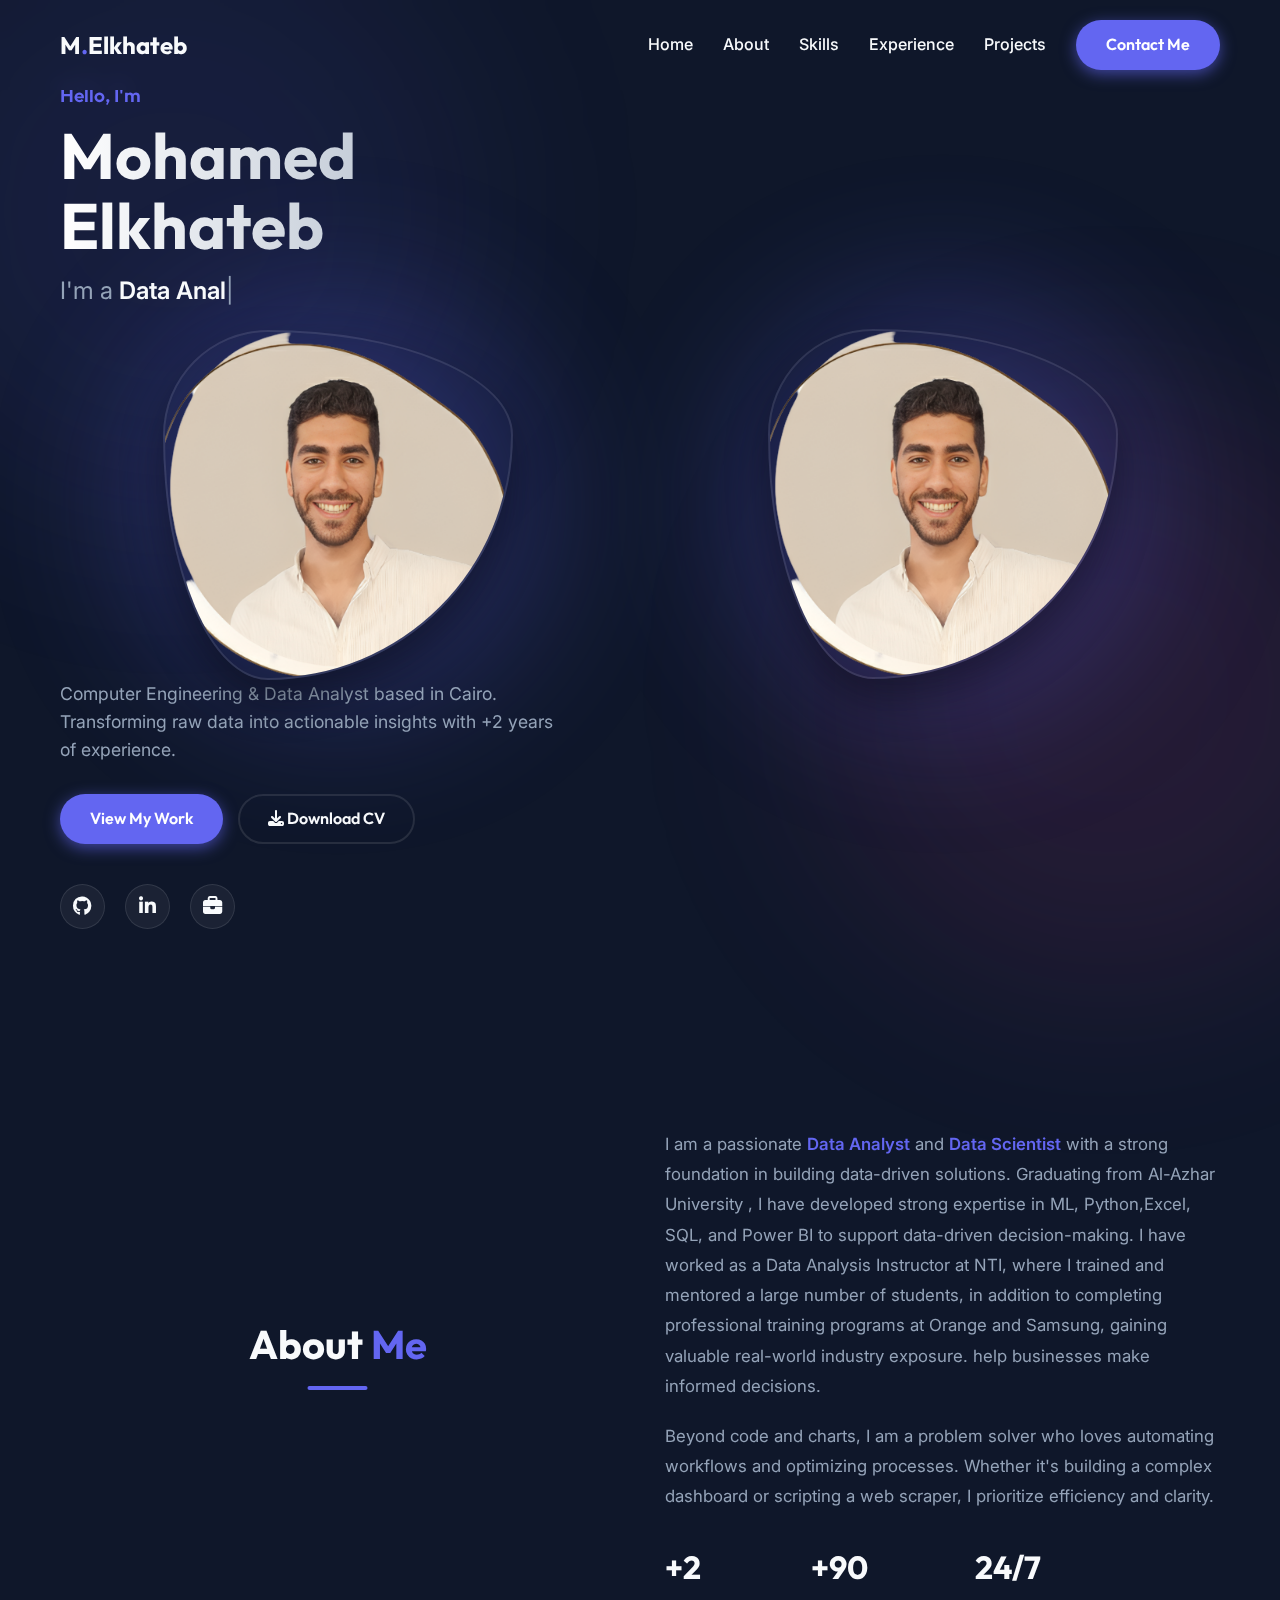
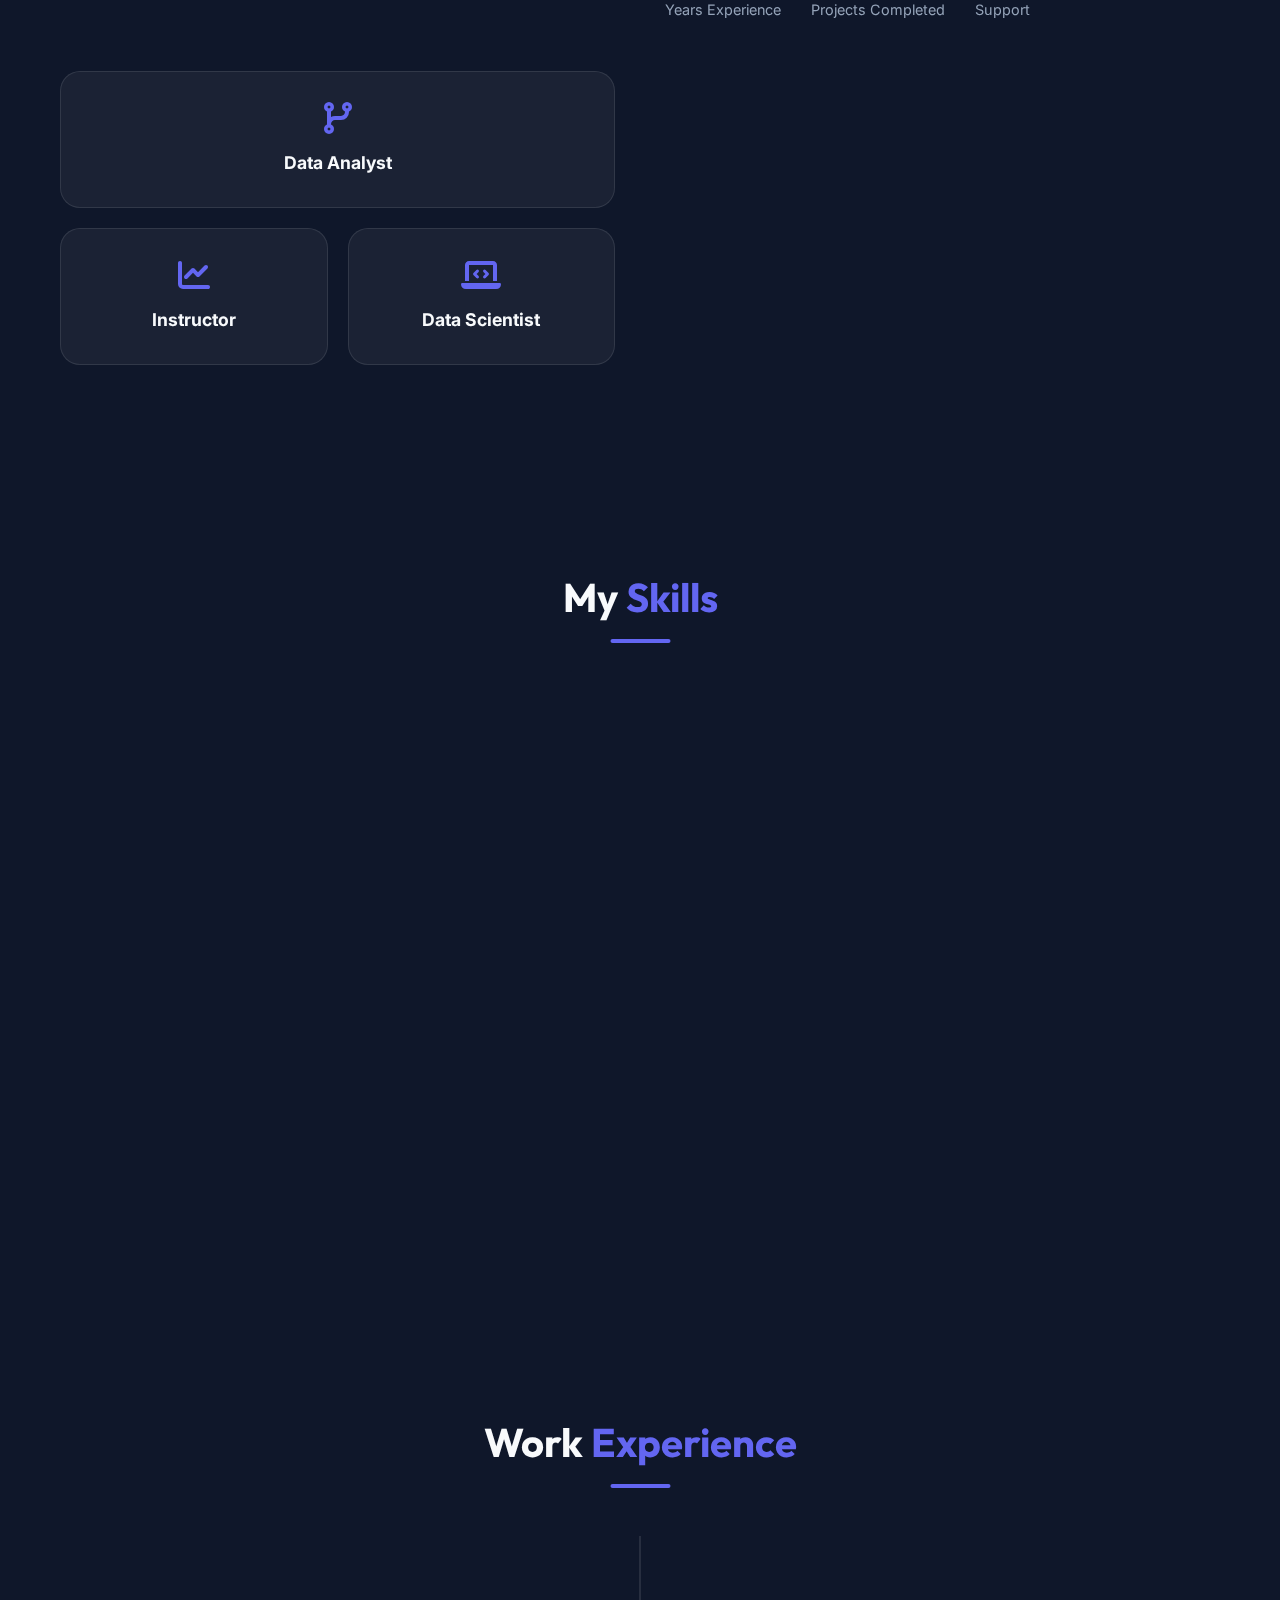
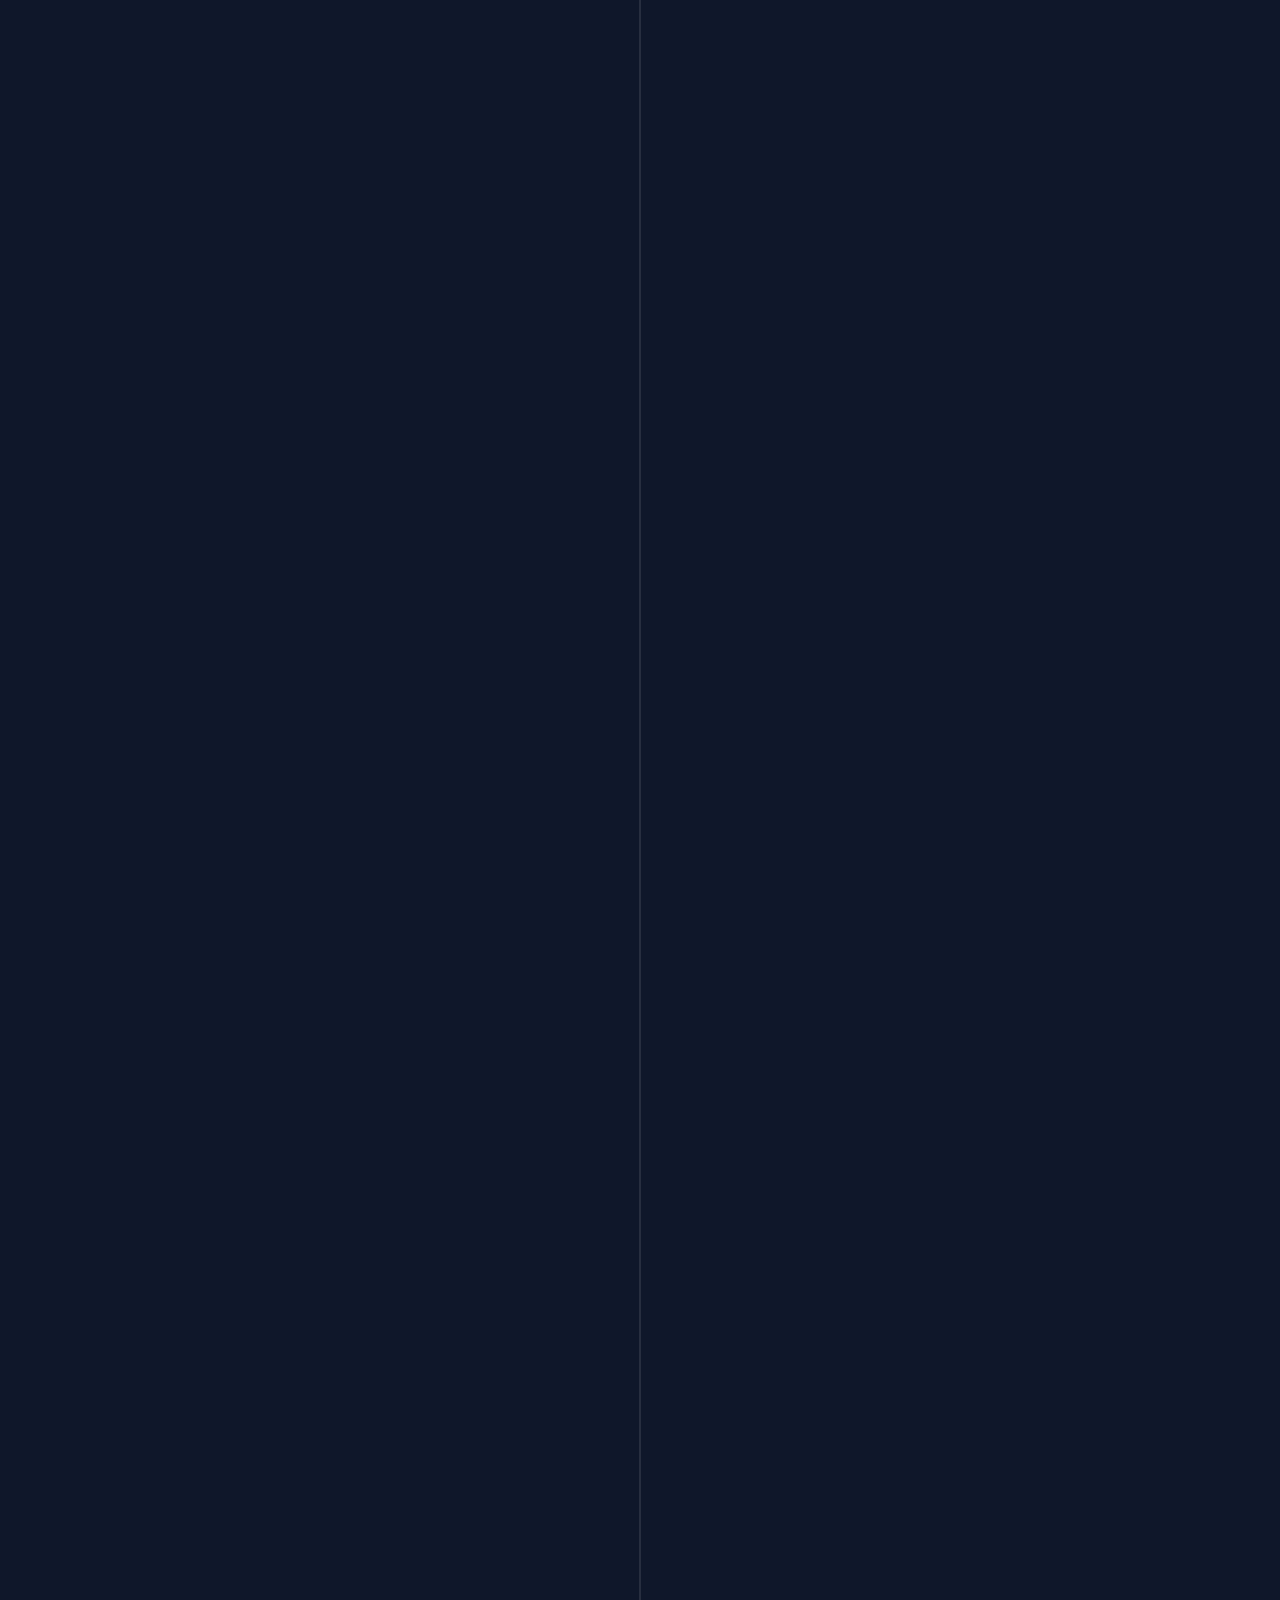
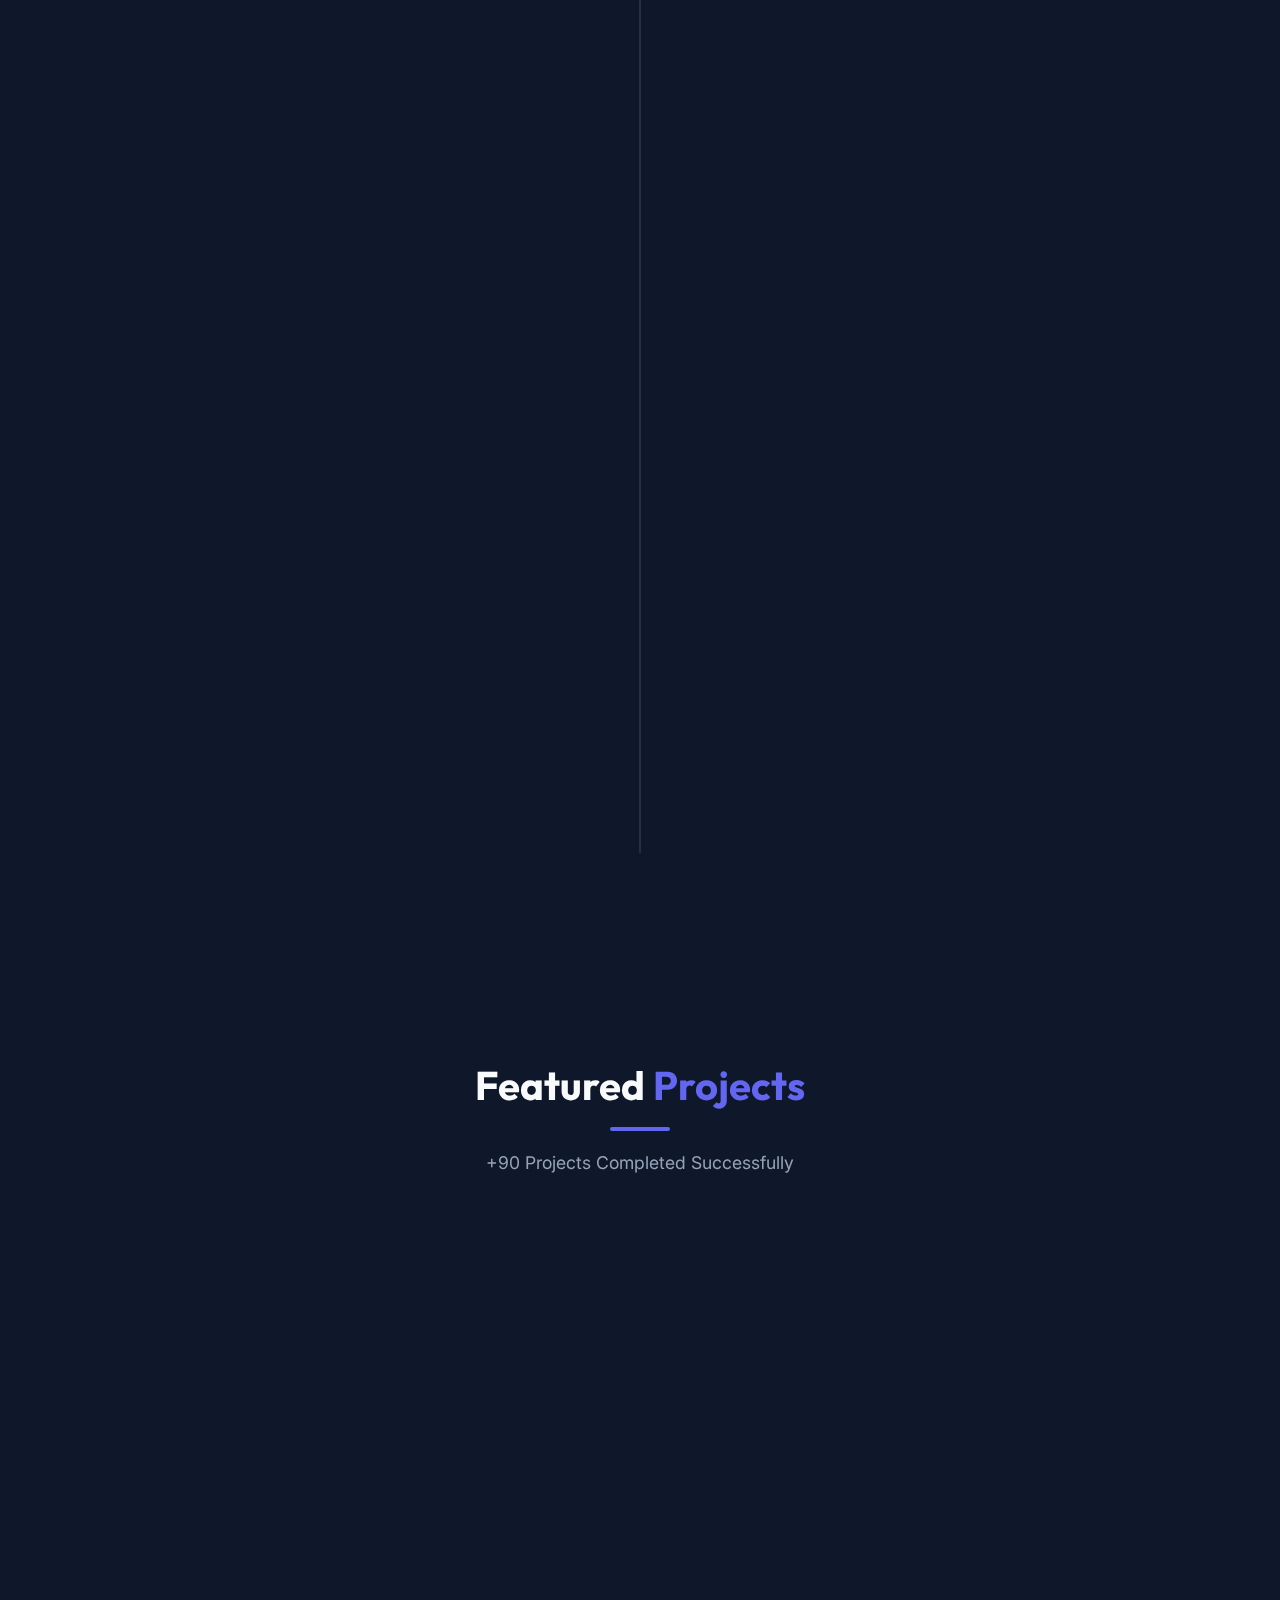
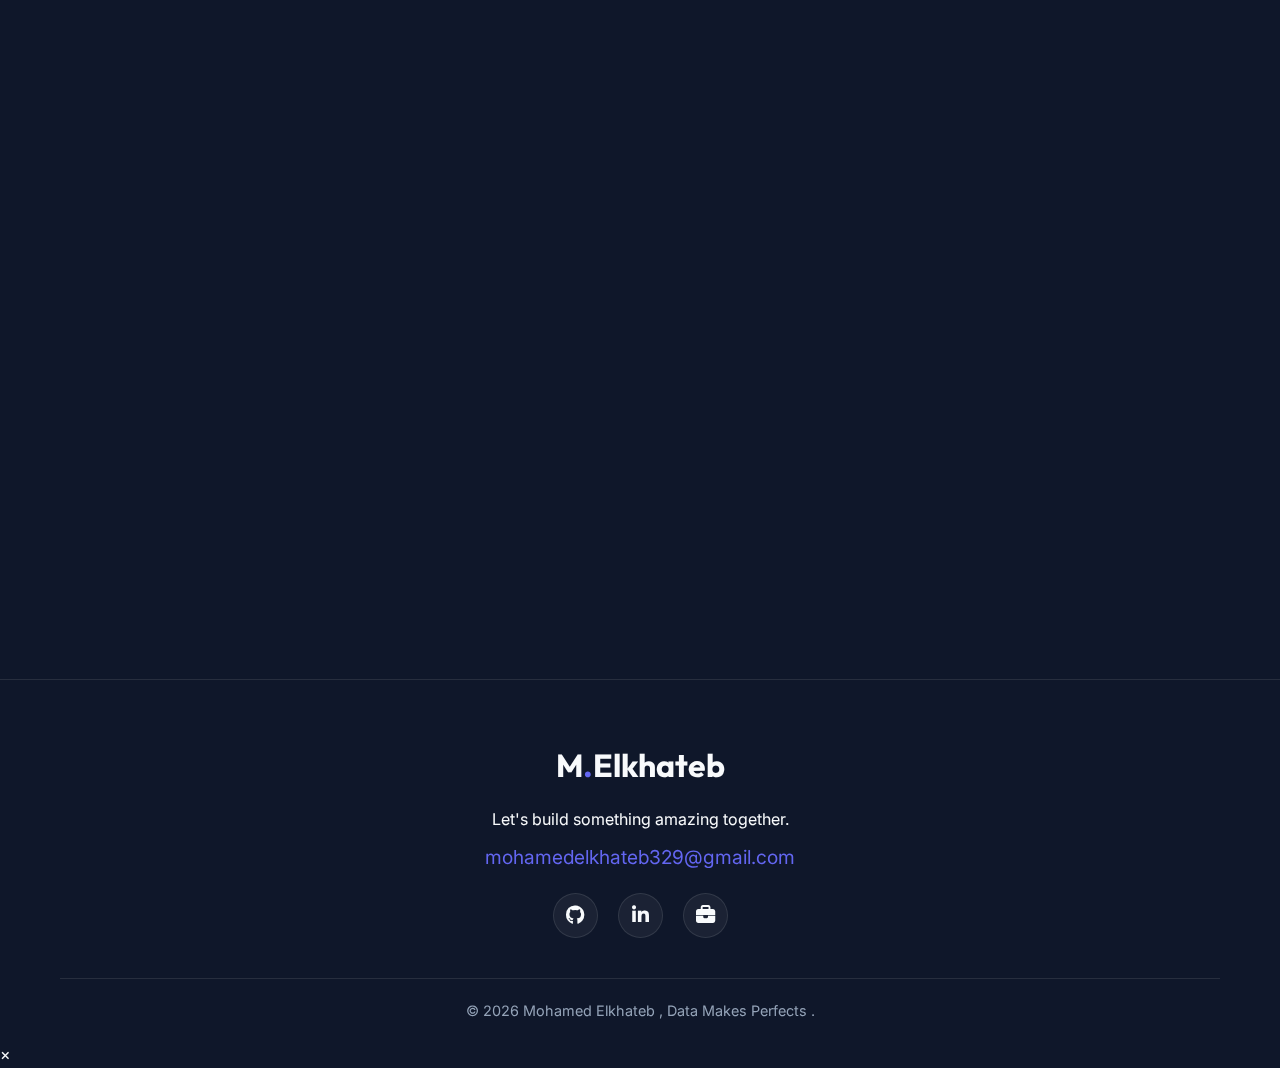
<file: index.html>
<!DOCTYPE html>
<html lang="en">

<head>
    <meta charset="UTF-8">
    <meta name="viewport" content="width=device-width, initial-scale=1.0">
    <title>Mohamed Elkhateb | Data Analyst & Engineer</title>

    <!-- Google Fonts -->
    <link rel="preconnect" href="https://fonts.googleapis.com">
    <link rel="preconnect" href="https://fonts.gstatic.com" crossorigin>
    <link
        href="https://fonts.googleapis.com/css2?family=Outfit:wght@300;400;600;700;900&family=Inter:wght@300;400;500;600&display=swap"
        rel="stylesheet">

    <!-- Font Awesome -->
    <link rel="stylesheet" href="https://cdnjs.cloudflare.com/ajax/libs/font-awesome/6.4.0/css/all.min.css">

    <link rel="stylesheet" href="style.css">
</head>

<body>

    <!-- Background Elements -->
    <div class="bg-gradient-1"></div>
    <div class="bg-gradient-2"></div>

    <!-- Navigation -->
    <nav class="navbar">
        <div class="container nav-container">
            <a href="#" class="logo">M<span>.</span>Elkhateb</a>

            <ul class="nav-links">
                <li><a href="#home">Home</a></li>
                <li><a href="#about">About</a></li>
                <li><a href="#skills">Skills</a></li>
                <li><a href="#experience">Experience</a></li>
                <li><a href="#portfolio">Projects</a></li>
                <li><a href="#contact" class="btn-primary">Contact Me</a></li>
            </ul>

            <div class="hamburger">
                <span></span>
                <span></span>
                <span></span>
            </div>
        </div>
    </nav>

    <!-- Hero Section -->
    <section id="home" class="hero">
        <div class="container hero-container">
            <div class="hero-content">
                <span class="greeting">Hello, I'm</span>
                <h1 class="hero-title">Mohamed Elkhateb</h1>
                <h2 class="hero-subtitle">I'm a <span class="typed-text"></span><span class="cursor">|</span></h2>

                <div class="hero-image-wrapper mobile-only">
                    <div class="hero-blob"></div>
                    <img src="assets/images/mohamed.jpg" alt="Mohamed Elkhateb" class="hero-img">
                </div>
                <p class="hero-description">
                    Computer Engineering & Data Analyst based in Cairo.
                    Transforming raw data into actionable insights with +2 years of experience.
                </p>
                <div class="hero-buttons">
                    <a href="#portfolio" class="btn-primary">View My Work</a>
                    <a href="https://drive.google.com/file/d/1rDT2Nq77vbCpO96i__NG4cNI8m7NJe3V/view?usp=sharing"
                        class="btn-secondary" download><i class="fas fa-download"></i> Download CV</a>
                </div>
                <div class="social-links">
                    <a href="https://github.com" target="_blank"><i class="fab fa-github"></i></a>
                    <a href="https://www.linkedin.com/in/mohamed-el-khateb-039a3b247/" target="_blank"><i
                            class="fab fa-linkedin-in"></i></a>
                    <a href="https://khamsat.com/user/mohamed_elkhateb5" target="_blank"><i
                            class="fas fa-briefcase"></i></a>
                </div>
            </div>
            <div class="hero-image-wrapper desktop-only">
                <div class="hero-blob"></div>
                <img src="assets/images/mohamed.jpg" alt="Mohamed Elkhateb" class="hero-img">
            </div>
        </div>
    </section>

    <!-- About Section -->
    <section id="about" class="about-section">
        <div class="container about-container">
            <h2 class="section-heading">About <span>Me</span></h2>
            <div class="about-content">
                <p class="about-text">
                    I am a passionate <strong>Data Analyst</strong> and <strong>Data Scientist</strong> with a strong
                    foundation in building data-driven solutions.
                    Graduating from Al-Azhar University , I have developed strong expertise in ML, Python,Excel,
                    SQL, and Power BI to support data-driven decision-making. I have worked as a Data Analysis
                    Instructor at NTI, where I trained and mentored a large number of students, in addition to
                    completing professional training programs at Orange and Samsung, gaining valuable real-world
                    industry exposure.
                    help businesses make informed decisions.
                </p>
                <p class="about-text">
                    Beyond code and charts, I am a problem solver who loves automating workflows and optimizing
                    processes.
                    Whether it's building a complex dashboard or scripting a web scraper, I prioritize efficiency and
                    clarity.
                </p>

                <div class="about-stats">
                    <div class="stat-item">
                        <h3>+2</h3>
                        <p>Years Experience</p>
                    </div>
                    <div class="stat-item">
                        <h3>+90</h3>
                        <p>Projects Completed</p>
                    </div>
                    <div class="stat-item">
                        <h3>24/7</h3>
                        <p>Support</p>
                    </div>
                </div>
            </div>
            <div class="about-visual">
                <div class="glass-card">
                    <i class="fas fa-code-branch"></i>
                    <h4>Data Analyst</h4>
                </div>
                <div class="glass-card">
                    <i class="fas fa-chart-line"></i>
                    <h4>Instructor</h4>
                </div>
                <div class="glass-card">
                    <i class="fas fa-laptop-code"></i>
                    <h4>Data Scientist</h4>
                </div>
            </div>
        </div>
    </section>

    <!-- Skills Section -->
    <section id="skills" class="skills-section">
        <div class="container">
            <h2 class="section-heading">My <span>Skills</span></h2>
            <div class="skills-grid">
                <!-- Tech Stack -->
                <div class="skill-card">
                    <div class="skill-icon"><img src="assets/images/python.png" alt="Python"></div>
                    <h3>Python</h3>
                </div>
                <div class="skill-card">
                    <div class="skill-icon"><img src="assets/images/powerbi.png" alt="Power BI"></div>
                    <h3>Power BI</h3>
                </div>
                <div class="skill-card">
                    <div class="skill-icon"><img src="assets/images/excel.png" alt="Excel"></div>
                    <h3>Excel</h3>
                </div>
                <div class="skill-card">
                    <div class="skill-icon"><img src="assets/images/database.png" alt="SQL"></div>
                    <h3>Databases</h3>
                </div>
                <div class="skill-card">
                    <div class="skill-icon"><img src="assets/images/webscraping.png" alt="Scraping"></div>
                    <h3>Web Scraping</h3>
                </div>
                <div class="skill-card">
                    <div class="skill-icon"><img src="assets/images/gscript.png" alt="GAS"></div>
                    <h3>App Script</h3>
                </div>
                <div class="skill-card">
                    <div class="skill-icon"><img src="assets/images/appsheet.png" alt="AppSheet"></div>
                    <h3>AppSheet</h3>
                </div>
                <div class="skill-card">
                    <div class="skill-icon"><img src="assets/images/java.png" alt="Java"></div>
                    <h3>Java</h3>
                </div>
                <div class="skill-card">
                    <div class="skill-icon"><img src="assets/images/cpp.png" alt="C++"></div>
                    <h3>C++</h3>
                </div>
                <div class="skill-card">
                    <div class="skill-icon"><img src="assets/images/vba.png" alt="VBA"></div>
                    <h3>VBA</h3>
                </div>
                <div class="skill-card">
                    <div class="skill-icon"><img src="assets/images/Data Warehouse.png" alt="Data Warehouse"></div>
                    <h3>Data Warehouse</h3>
                </div>
                <div class="skill-card">
                    <div class="skill-icon"><img src="assets/images/Data Modelling.png" alt="Data Modelling"></div>
                    <h3>Data Modelling</h3>
                </div>
                <div class="skill-card">
                    <div class="skill-icon"><img src="assets/images/SSIS.png" alt="SSIS"></div>
                    <h3>SSIS</h3>
                </div>
                <div class="skill-card">
                    <div class="skill-icon"><img src="assets/images/Data Cleaning.png" alt="Data Cleaning"></div>
                    <h3>Data Cleaning</h3>
                </div>
                <div class="skill-card">
                    <div class="skill-icon"><img src="assets/images/Tableau.png" alt="Tableau"></div>
                    <h3>Tableau</h3>
                </div>
                <div class="skill-card">
                    <div class="skill-icon"><img src="assets/images/Machine Learning.png" alt="Machine Learning"></div>
                    <h3>Machine Learning</h3>
                </div>
            </div>
        </div>
    </section>

    <!-- Experience Section -->
    <section id="experience" class="experience-section">
        <div class="container">
            <h2 class="section-heading">Work <span>Experience</span></h2>
            <div class="timeline">

                <div class="timeline-item">
                    <div class="timeline-dot"></div>
                    <div class="timeline-content">
                        <div class="timeline-header">
                            <h3>Data Analysis Instructor</h3>
                            <span class="date">July 2025 – Present</span>
                        </div>
                        <h4 class="company">NTI - National Telecommunication Institute</h4>
                        <p>Delivering technical training and hands-on guidance to trainees in data analysis.</p>
                        <ul class="job-details">
                            <li>Trained 400+ students across multiple cohorts with varying technical backgrounds.</li>
                            <li>Designed and delivered practical sessions focused on real-world data scenarios.</li>
                        </ul>
                        <p class="tech-stack"><strong>Tools & Technologies:</strong> Power BI (Data Modeling, DAX,
                            Dashboards), Excel (Advanced formulas, Power Query, Pivot Tables), Databases & SQL, Python
                            for Data Analysis, Tableau</p>
                        <div class="nti-actions">
                            <button id="btn-nti-moments" class="btn-outline"><i class="fas fa-images"></i> View
                                Moments</button>
                            <button id="btn-nti-recordings" class="btn-outline"><i class="fas fa-video"></i>
                                Recording</button>
                        </div>

                    </div>
                </div>

                <div class="timeline-item">
                    <div class="timeline-dot"></div>
                    <div class="timeline-content">
                        <div class="timeline-header">
                            <h3>Data Analyst</h3>
                            <span class="date">Nov 2024 – Present</span>
                        </div>
                        <h4 class="company">Trickaa</h4>
                        <p>Acted as a key liaison between Trika Marketing and its clients to translate business needs
                            into data-driven solutions.</p>
                        <ul class="job-details">
                            <li>Built customized Google AppSheet applications for each client to manage and track
                                advertising campaign data.</li>
                            <li>Analyzed campaign performance to monitor: Incoming leads and conversions, Revenue
                                generated, Return on investment (ROI) and overall campaign impact.</li>
                            <li>Developed interactive Power BI dashboards to visualize campaign performance and business
                                outcomes.</li>
                            <li>Provided in-house data analysis services for contracted companies, supporting
                                decision-making and performance evaluation.</li>
                        </ul>
                    </div>
                </div>

                <div class="timeline-item">
                    <div class="timeline-dot"></div>
                    <div class="timeline-content">
                        <div class="timeline-header">
                            <h3>Intern</h3>
                            <span class="date">Internship (3 Months)</span>
                        </div>
                        <h4 class="company">Samsung Electronics</h4>
                        <ul class="job-details">
                            <li>Gained hands-on experience in data analysis using Power BI.</li>
                            <li>Performed web scraping to gather data.</li>
                            <li>Applied machine learning and deep learning concepts in practical projects.</li>
                        </ul>
                        <a href="https://drive.google.com/file/d/10tIhwECXNkgGti7LIuoQuVn0WJyFgptz/view?usp=drive_link"
                            target="_blank" class="cert-link"><i class="fas fa-certificate"></i> View Certificate</a>
                    </div>
                </div>

                <div class="timeline-item">
                    <div class="timeline-dot"></div>
                    <div class="timeline-content">
                        <div class="timeline-header">
                            <h3>Intern</h3>
                            <span class="date">Internship (5 Months)</span>
                        </div>
                        <h4 class="company">Orange Digital Center (ODC)</h4>
                        <ul class="job-details">
                            <li>Completed intensive training in <strong>Data Analysis</strong> and <strong>Programming
                                    Fundamentals</strong>.</li>
                            <li>Studied core <strong>Programming Basics</strong> and <strong>Data Structures</strong>.
                            </li>
                            <li>Built a solid foundation in <strong>Mathematics</strong> and
                                <strong>Probability</strong> for data science.
                            </li>
                            <li>Performed <strong>data cleaning and preprocessing</strong> on real-world datasets.</li>
                            <li>Applied <strong>Machine Learning</strong> techniques in practical use cases.</li>
                        </ul>
                        <a href="https://drive.google.com/file/d/1wlRAVKO7XU4dwzwblmu4bGMgNiEurmXm/view?usp=sharing"
                            target="_blank" class="cert-link"><i class="fas fa-certificate"></i> View Certificate</a>
                    </div>
                </div>

                <div class="timeline-item">
                    <div class="timeline-dot"></div>
                    <div class="timeline-content">
                        <div class="timeline-header">
                            <h3>Trainee</h3>
                            <span class="date">Training (2 Months)</span>
                        </div>
                        <h4 class="company">NTI</h4>
                        <p>Intensive Training Program in Data Analysis & Advanced Technologies</p>
                        <ul class="job-details">
                            <li>Hands-on training in Data Analysis using Python, Power BI, Excel, and Tableau.</li>
                            <li>Data cleaning, data visualization, and insights generation.</li>
                            <li>Working with real-world datasets for practical analysis.</li>
                        </ul>

                        <a href="https://drive.google.com/file/d/1BMDBYKJGJgQ3btLWlO8bBWRHkolWklUa/view?usp=sharing"
                            target="_blank" class="cert-link"><i class="fas fa-certificate"></i> View Certificate</a>
                    </div>
                </div>

            </div>
        </div>
    </section>

    <!-- Projects Section -->
    <section id="portfolio" class="portfolio-section">
        <div class="container">
            <h2 class="section-heading">Featured <span>Projects</span></h2>
            <p class="section-subtitle">+90 Projects Completed Successfully</p>

            <div class="portfolio-grid">

                <!-- Project 1 -->
                <a href="project.html?id=hospital-dashboard-khaled" class="portfolio-card">
                    <div class="card-image">
                        <img src="assets/images/project1.jpg" alt="Hospital Dashboard">
                        <div class="card-overlay">
                            <span class="btn-view"><i class="fas fa-eye"></i> View Details</span>
                        </div>
                    </div>
                    <div class="card-info">
                        <h3>Hospital Dashboard</h3>
                        <p>King Khaled Hospital Analysis</p>
                    </div>
                </a>

                <!-- Project 3 -->
                <a href="project.html?id=sales-analytics" class="portfolio-card">
                    <div class="card-image">
                        <img src="assets/images/project3.jpg" alt="Sales Dashboard">
                        <div class="card-overlay">
                            <span class="btn-view"><i class="fas fa-eye"></i> View Details</span>
                        </div>
                    </div>
                    <div class="card-info">
                        <h3>Sales Analytics</h3>
                        <p>Comprehensive Sales Data Analysis</p>
                    </div>
                </a>

                <!-- Project 10 -->
                <a href="project.html?id=university-dashboard" class="portfolio-card">
                    <div class="card-image">
                        <img src="assets/images/project10.jpg" alt="University Dashboard">
                        <div class="card-overlay">
                            <span class="btn-view"><i class="fas fa-eye"></i> View Details</span>
                        </div>
                    </div>
                    <div class="card-info">
                        <h3>University Dashboard</h3>
                        <p>Academic Performance Tracking</p>
                    </div>
                </a>

                <!-- Project 2 -->
                <a href="project.html?id=health-monitor" class="portfolio-card">
                    <div class="card-image">
                        <img src="assets/images/project2.jpg" alt="Health Dashboard">
                        <div class="card-overlay">
                            <span class="btn-view"><i class="fas fa-eye"></i> View Details</span>
                        </div>
                    </div>
                    <div class="card-info">
                        <h3>Health Monitor</h3>
                        <p>Health Performance Monitoring</p>
                    </div>
                </a>

                <!-- Project 9 -->
                <a href="project.html?id=dara-project" class="portfolio-card">
                    <div class="card-image">
                        <img src="assets/images/project9.jpg" alt="DARA Dashboard">
                        <div class="card-overlay">
                            <span class="btn-view"><i class="fas fa-eye"></i> View Details</span>
                        </div>
                    </div>
                    <div class="card-info">
                        <h3>DARA Project</h3>
                        <p>Corporate Analysis Dashboard</p>
                    </div>
                </a>

                <!-- Project 4 -->
                <a href="project.html?id=qabdah-system" class="portfolio-card">
                    <div class="card-image">
                        <img src="assets/images/project4.jpg" alt="Qabdah Dashboard">
                        <div class="card-overlay">
                            <span class="btn-view"><i class="fas fa-eye"></i> View Details</span>
                        </div>
                    </div>
                    <div class="card-info">
                        <h3>Qabdah System</h3>
                        <p>Contracts & Competitions Tracking</p>
                    </div>
                </a>

                <!-- Project 5 -->
                <a href="project.html?id=alzad-utility" class="portfolio-card">
                    <div class="card-image">
                        <img src="assets/images/project5.jpg" alt="Alzad Dashboard">
                        <div class="card-overlay">
                            <span class="btn-view"><i class="fas fa-eye"></i> View Details</span>
                        </div>
                    </div>
                    <div class="card-info">
                        <h3>Alzad Utility</h3>
                        <p>Charity Statistics Tracker</p>
                    </div>
                </a>

                <!-- Project 6 -->
                <a href="project.html?id=abasco-orders" class="portfolio-card">
                    <div class="card-image">
                        <img src="assets/images/project6.jpg" alt="Abasco Dashboard">
                        <div class="card-overlay">
                            <span class="btn-view"><i class="fas fa-eye"></i> View Details</span>
                        </div>
                    </div>
                    <div class="card-info">
                        <h3>Abasco Orders</h3>
                        <p>Monthly Order Management</p>
                    </div>
                </a>

                <!-- Project 7 -->
                <a href="project.html?id=hospital-faisal" class="portfolio-card">
                    <div class="card-image">
                        <img src="assets/images/project7.jpg" alt="Hospital v2">
                        <div class="card-overlay">
                            <span class="btn-view"><i class="fas fa-eye"></i> View Details</span>
                        </div>
                    </div>
                    <div class="card-info">
                        <h3>King Faisal Hospital</h3>
                        <p>Specialized Medical Dashboard</p>
                    </div>
                </a>

            </div>
        </div>
    </section>

    <!-- Footer -->
    <footer id="contact">
        <div class="container">
            <div class="footer-content">
                <a href="#" class="logo footer-logo">M<span>.</span>Elkhateb</a>
                <p>Let's build something amazing together.</p>
                <a href="mailto:mohamedelkhateb329@gmail.com" class="email-link">mohamedelkhateb329@gmail.com</a>
                <div class="social-links footer-socials">
                    <a href="https://github.com" target="_blank"><i class="fab fa-github"></i></a>
                    <a href="https://www.linkedin.com/in/mohamed-el-khateb-039a3b247/" target="_blank"><i
                            class="fab fa-linkedin-in"></i></a>
                    <a href="https://khamsat.com/user/mohamed_elkhateb5" target="_blank"><i
                            class="fas fa-briefcase"></i></a>
                </div>
            </div>
            <div class="footer-bottom">
                <p>&copy; 2026 Mohamed Elkhateb , Data Makes Perfects .</p>
            </div>
        </div>
    </footer>

    <!-- Media Modal -->
    <div id="media-modal" class="modal">
        <div class="modal-content">
            <span class="close-modal">&times;</span>
            <h3 id="modal-title"></h3>
            <div id="modal-body"></div>
        </div>
    </div>

    <script src="script.js"></script>
</body>


</html>
</file>
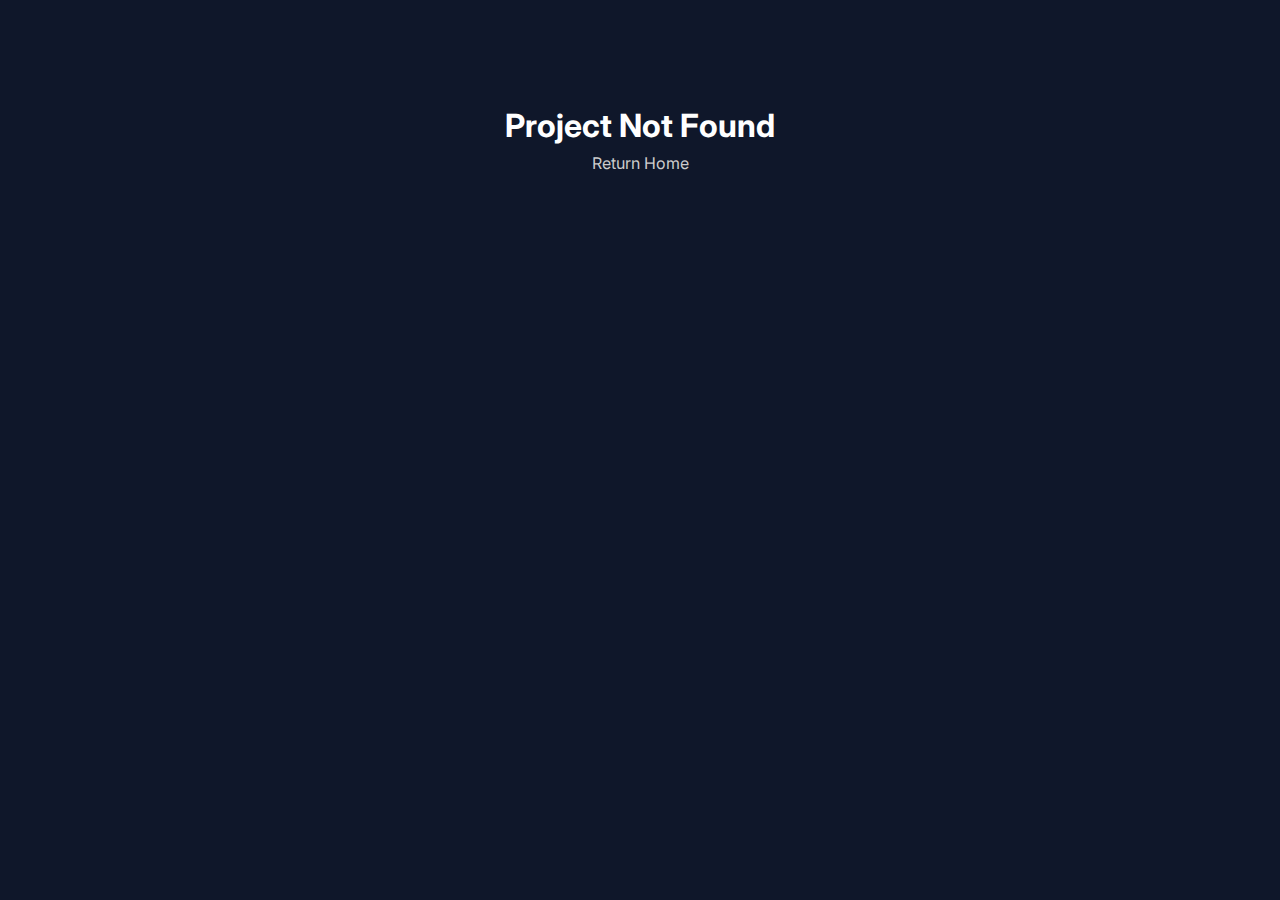
<file: project.html>
<!DOCTYPE html>
<html lang="en">

<head>
    <meta charset="UTF-8">
    <meta name="viewport" content="width=device-width, initial-scale=1.0">
    <title>Project Details | Mohamed Elkhateb</title>

    <!-- Google Fonts -->
    <link rel="preconnect" href="https://fonts.googleapis.com">
    <link rel="preconnect" href="https://fonts.gstatic.com" crossorigin>
    <link
        href="https://fonts.googleapis.com/css2?family=Outfit:wght@300;400;600;700;900&family=Inter:wght@300;400;500;600&display=swap"
        rel="stylesheet">

    <!-- Font Awesome -->
    <link rel="stylesheet" href="https://cdnjs.cloudflare.com/ajax/libs/font-awesome/6.4.0/css/all.min.css">

    <link rel="stylesheet" href="style.css">
    <style>
        /* Specific Styles for Project Details */
        .project-hero {
            padding-top: 120px;
            padding-bottom: 60px;
            text-align: center;
        }

        .project-hero h1 {
            font-size: 3rem;
            margin-bottom: 10px;
            background: linear-gradient(to right, #fff, #94a3b8);
            -webkit-background-clip: text;
            background-clip: text;
            -webkit-text-fill-color: transparent;
        }

        .project-hero h2 {
            font-size: 1.2rem;
            color: var(--accent-color);
            margin-bottom: 40px;
        }

        .image-backdrop {
            position: relative;
            width: 100%;
            max-width: 1000px;
            height: 500px;
            margin: 0 auto;
            border-radius: 20px;
            overflow: hidden;
            background-repeat: no-repeat;
            background-size: 100% 100%;
            /* Stretch to fill for blur source */
            border: 1px solid var(--glass-border);
            box-shadow: 0 20px 50px rgba(0, 0, 0, 0.5);
        }

        /* The blurry layer */
        .image-backdrop::before {
            content: "";
            position: absolute;
            top: 0;
            left: 0;
            width: 100%;
            height: 100%;
            background: inherit;
            /* Uses the parent's background image */
            filter: blur(25px) brightness(0.5);
            transform: scale(1.1);
            /* Prevent blur edges */
        }

        .project-main-image {
            position: relative;
            width: 100%;
            height: 100%;
            object-fit: contain;
            z-index: 2;
        }

        .project-content-grid {
            display: grid;
            grid-template-columns: 2fr 1fr;
            gap: 40px;
            margin-top: 60px;
        }

        .content-card {
            background: var(--glass-bg);
            border: 1px solid var(--glass-border);
            padding: 30px;
            border-radius: 20px;
            margin-bottom: 30px;
        }

        .content-card h3 {
            font-size: 1.5rem;
            margin-bottom: 20px;
            color: var(--accent-color);
            border-bottom: 1px solid var(--glass-border);
            padding-bottom: 10px;
        }

        .content-card p {
            color: var(--text-muted);
            margin-bottom: 15px;
        }

        .steps-list {
            list-style: none;
            counter-reset: step-counter;
        }

        .steps-list li {
            position: relative;
            padding-left: 40px;
            margin-bottom: 15px;
            color: var(--text-muted);
        }

        .steps-list li::before {
            counter-increment: step-counter;
            content: counter(step-counter);
            position: absolute;
            left: 0;
            top: 0;
            width: 25px;
            height: 25px;
            background: var(--accent-color);
            color: white;
            border-radius: 50%;
            text-align: center;
            line-height: 25px;
            font-size: 0.8rem;
            font-weight: bold;
        }

        .sidebar-card {
            position: sticky;
            top: 100px;
        }

        .project-actions {
            display: flex;
            flex-direction: column;
            gap: 15px;
        }

        .btn-full {
            width: 100%;
            text-align: center;
        }

        .btn-document {
            background: transparent;
            border: 2px solid var(--accent-color);
            color: white;
        }

        .btn-document:hover {
            background: var(--accent-color);
        }

        @media (max-width: 900px) {
            .project-content-grid {
                grid-template-columns: 1fr;
            }

            .sidebar-card {
                position: static;
                order: -1;
                /* Move sidebar to top on mobile */
            }
        }

        .modeling-image {
            width: 100%;
            height: auto;
            border-radius: 10px;
            border: 1px solid var(--glass-border);
            margin-top: 10px;
        }
    </style>
</head>

<body>

    <!-- Background Elements -->
    <div class="bg-gradient-1"></div>
    <div class="bg-gradient-2"></div>

    <!-- Navigation -->
    <nav class="navbar">
        <div class="container nav-container">
            <a href="index.html" class="logo">M<span>.</span>Elkhateb</a>
            <a href="index.html" class="btn-secondary"><i class="fas fa-arrow-left"></i> Back to Portfolio</a>
        </div>
    </nav>

    <div class="container">
        <!-- Hero -->
        <section class="project-hero">
            <h1 id="p-title">Project Title</h1>
            <h2 id="p-category">Project Category</h2>
            <div id="p-image-container" class="image-backdrop">
                <img id="p-image" src="" alt="Project Image" class="project-main-image">
            </div>
        </section>

        <!-- Content -->
        <div class="project-content-grid">

            <!-- Left Column: Details -->
            <div class="main-content">

                <section class="content-card animate-in">
                    <h3>Summary</h3>
                    <p id="p-summary">Project summary goes here...</p>
                </section>

                <section class="content-card animate-in">
                    <h3>Steps</h3>
                    <ul id="p-steps" class="steps-list">
                        <!-- Steps injected by JS -->
                    </ul>
                </section>

                <section class="content-card animate-in">
                    <h3>Data Modeling</h3>
                    <!-- Changed from p to img -->
                    <img id="p-modeling-img" src="" alt="Data Modeling Schema" class="modeling-image">
                    <!-- Optional: Keep a description if needed, or hide it -->
                    <p id="p-modeling-desc" style="display:none;"></p>
                </section>

            </div>

            <!-- Right Column: Actions -->
            <div class="sidebar">
                <div class="content-card sidebar-card animate-in">
                    <h3>Actions</h3>
                    <div class="project-actions">
                        <a id="p-link" href="#" target="_blank" class="btn-primary btn-full">
                            <i class="fas fa-chart-pie"></i> View Dashboard
                        </a>

                        <!-- New Document Button -->
                        <a id="p-doc-link" href="#" target="_blank" class="btn-primary btn-full btn-document"
                            style="display: none;">
                            <i class="fas fa-file-alt"></i> View Document
                        </a>
                        <a href="index.html#portfolio" class="btn-secondary btn-full">
                            <i class="fas fa-th"></i> More Projects
                        </a>
                    </div>
                </div>
            </div>

        </div>
    </div>

    <!-- Footer -->
    <footer>
        <div class="container">
            <div class="footer-bottom">
                <p>&copy; 2025 Mohamed Elkhateb. All Rights Reserved.</p>
            </div>
        </div>
    </footer>

    <!-- Scripts -->
    <script src="project-data.js"></script>
    <script>
        // Project Loader Script
        document.addEventListener('DOMContentLoaded', () => {
            // 1. Get Project ID from URL
            const params = new URLSearchParams(window.location.search);
            const projectId = params.get('id');

            // 2. Load Data
            const project = projectsData[projectId];

            // 3. Handle Not Found
            if (!project) {
                document.body.innerHTML = "<h1 style='color:white; text-align:center; padding-top:100px;'>Project Not Found</h1><p style='color:#ccc; text-align:center;'><a href='index.html'>Return Home</a></p>";
                return;
            }

            // 4. Inject Content
            document.title = `${project.title} | Mohamed Elkhateb`;
            document.getElementById('p-title').textContent = project.title;
            document.getElementById('p-category').textContent = project.category;
            document.getElementById('p-image').src = project.image;
            // Set background for blur effect
            document.getElementById('p-image-container').style.backgroundImage = `url('${project.image}')`;

            document.getElementById('p-link').href = project.dashboardLink;
            document.getElementById('p-summary').textContent = project.summary;

            // Handle Modeling Section - Dynamic Loading with Fallback
            const modelingImg = document.getElementById('p-modeling-img');
            const modelingDesc = document.getElementById('p-modeling-desc');
            const modelingSection = modelingImg.parentElement;

            // Prepare the "SOON" message element but don't append it yet
            let soonMsg = modelingSection.querySelector('.unavailable-msg');
            if (!soonMsg) {
                soonMsg = document.createElement('div');
                soonMsg.className = 'unavailable-msg';
                soonMsg.textContent = 'SOON';
                modelingSection.appendChild(soonMsg);
            }

            // Reset state before loading
            modelingImg.style.display = 'none';
            soonMsg.style.display = 'block'; // Default to showing SOON until loaded
            modelingDesc.style.display = 'none';

            // Define handlers
            modelingImg.onload = function () {
                this.style.display = 'block';
                soonMsg.style.display = 'none';
            };

            modelingImg.onerror = function () {
                this.style.display = 'none';
                soonMsg.style.display = 'block';
            };

            // Set source to trigger load
            modelingImg.src = `assets/Modeling/${project.title}.jpg`;

            // Handle Document Button
            const docBtn = document.getElementById('p-doc-link');
            if (project.documentLink) {
                docBtn.href = project.documentLink;
                docBtn.style.display = 'inline-block';
            } else {
                docBtn.style.display = 'none';
            }

            // Steps List
            const stepsContainer = document.getElementById('p-steps');
            project.steps.forEach(step => {
                const li = document.createElement('li');
                li.textContent = step;
                stepsContainer.appendChild(li);
            });
        });
    </script>
</body>

</html>
</file>
<file: style.css>
/* =========================================
   1. VARIABLES & RESET
   ========================================= */
:root {
    --bg-color: #0f172a;
    --bg-color-alt: #1e293b;
    --bg-gradient-1: rgba(99, 102, 241, 0.2);
    --bg-gradient-2: rgba(236, 72, 153, 0.2);

    --text-main: #f8fafc;
    --text-muted: #94a3b8;
    --accent-color: #6366f1;
    --accent-hover: #4f46e5;
    --accent-glow: rgba(99, 102, 241, 0.6);

    --glass-bg: rgba(255, 255, 255, 0.05);
    --glass-border: rgba(255, 255, 255, 0.1);
    --glass-shadow: 0 8px 32px 0 rgba(0, 0, 0, 0.37);

    --font-heading: 'Outfit', sans-serif;
    --font-body: 'Inter', sans-serif;

    --transition: all 0.3s ease;
}

* {
    margin: 0;
    padding: 0;
    box-sizing: border-box;
    scroll-behavior: smooth;
}

body {
    background-color: var(--bg-color);
    color: var(--text-main);
    font-family: var(--font-body);
    line-height: 1.6;
    overflow-x: hidden;
    position: relative;
}

a {
    text-decoration: none;
    color: inherit;
    transition: var(--transition);
}

ul {
    list-style: none;
}

img {
    max-width: 100%;
    display: block;
}

/* =========================================
   2. BACKGROUND BLOBS
   ========================================= */
.bg-gradient-1,
.bg-gradient-2 {
    position: fixed;
    width: 600px;
    height: 600px;
    border-radius: 50%;
    filter: blur(100px);
    z-index: -1;
    opacity: 0.5;
    animation: blobMove 20s infinite alternate;
}

.bg-gradient-1 {
    top: -10%;
    left: -10%;
    background: var(--bg-gradient-1);
}

.bg-gradient-2 {
    bottom: -10%;
    right: -10%;
    background: var(--bg-gradient-2);
    animation-delay: -10s;
}

@keyframes blobMove {
    0% {
        transform: translate(0, 0);
    }

    100% {
        transform: translate(30px, 30px);
    }
}

/* =========================================
   3. UTILITIES & LAYOUT
   ========================================= */
.container {
    max-width: 1200px;
    margin: 0 auto;
    padding: 0 20px;
}

.btn-primary {
    display: inline-block;
    background: var(--accent-color);
    color: white;
    padding: 12px 30px;
    border-radius: 50px;
    font-weight: 600;
    font-family: var(--font-heading);
    box-shadow: 0 4px 15px var(--accent-glow);
    transition: var(--transition);
}

.btn-primary:hover {
    background: var(--accent-hover);
    transform: translateY(-3px);
    box-shadow: 0 8px 25px var(--accent-glow);
}

.btn-secondary {
    display: inline-block;
    background: transparent;
    border: 2px solid var(--glass-border);
    color: var(--text-main);
    padding: 10px 28px;
    border-radius: 50px;
    font-weight: 600;
    font-family: var(--font-heading);
    transition: var(--transition);
}

.btn-secondary:hover {
    border-color: var(--accent-color);
    color: var(--accent-color);
    transform: translateY(-3px);
}

.section-heading {
    text-align: center;
    font-family: var(--font-heading);
    font-size: 2.5rem;
    margin-bottom: 3rem;
    position: relative;
    display: inline-block;
    left: 50%;
    transform: translateX(-50%);
}

.section-heading span {
    color: var(--accent-color);
}

.section-heading::after {
    content: '';
    display: block;
    width: 60px;
    height: 4px;
    background: var(--accent-color);
    margin: 10px auto 0;
    border-radius: 2px;
}

section {
    padding: 100px 0;
}

/* =========================================
   4. NAVBAR
   ========================================= */
.navbar {
    position: fixed;
    top: 0;
    left: 0;
    width: 100%;
    z-index: 1000;
    transition: var(--transition);
    padding: 20px 0;
    backdrop-filter: blur(10px);
    -webkit-backdrop-filter: blur(10px);
}

.navbar.scrolled {
    background: rgba(15, 23, 42, 0.85);
    padding: 15px 0;
    box-shadow: 0 4px 30px rgba(0, 0, 0, 0.1);
    border-bottom: 1px solid var(--glass-border);
}

.nav-container {
    display: flex;
    justify-content: space-between;
    align-items: center;
}

.logo {
    font-family: var(--font-heading);
    font-size: 1.5rem;
    font-weight: 700;
    color: var(--text-main);
}

.logo span {
    color: var(--accent-color);
}

.nav-links {
    display: flex;
    gap: 30px;
    align-items: center;
}

.nav-links a:not(.btn-primary) {
    font-weight: 500;
    position: relative;
}

.nav-links a:not(.btn-primary)::after {
    content: '';
    position: absolute;
    bottom: -5px;
    left: 0;
    width: 0;
    height: 2px;
    background: var(--accent-color);
    transition: var(--transition);
}

.nav-links a:not(.btn-primary):hover::after {
    width: 100%;
}

.hamburger {
    display: none;
    cursor: pointer;
}

.hamburger span {
    display: block;
    width: 25px;
    height: 3px;
    background: var(--text-main);
    margin: 5px 0;
    transition: var(--transition);
}

/* =========================================
   5. HERO SECTION
   ========================================= */
.hero {
    min-height: 100vh;
    display: flex;
    align-items: center;
    padding-top: 80px;
    /* offset for fixed header */
    position: relative;
    overflow: hidden;
}

.hero-container {
    display: grid;
    grid-template-columns: 1fr 1fr;
    align-items: center;
    gap: 50px;
}

.hero-content .greeting {
    display: block;
    font-size: 1.2rem;
    color: var(--accent-color);
    font-weight: 600;
    margin-bottom: 10px;
    font-family: var(--font-heading);
}

.hero-title {
    font-family: var(--font-heading);
    font-size: 4rem;
    line-height: 1.1;
    margin-bottom: 10px;
    background: linear-gradient(to right, #fff, #94a3b8);
    -webkit-background-clip: text;
    -webkit-text-fill-color: transparent;
}

.hero-subtitle {
    font-size: 1.5rem;
    color: var(--text-muted);
    margin-bottom: 20px;
    font-weight: 400;
}

.hero-subtitle span.typed-text {
    color: var(--text-main);
    font-weight: 600;
}

.hero-description {
    font-size: 1.1rem;
    color: var(--text-muted);
    margin-bottom: 30px;
    max-width: 500px;
}

.hero-buttons {
    display: flex;
    gap: 15px;
    margin-bottom: 40px;
}

.social-links {
    display: flex;
    gap: 20px;
}

.social-links a {
    width: 45px;
    height: 45px;
    background: var(--glass-bg);
    border: 1px solid var(--glass-border);
    border-radius: 50%;
    display: flex;
    justify-content: center;
    align-items: center;
    font-size: 1.2rem;
    transition: var(--transition);
}

.social-links a:hover {
    background: var(--accent-color);
    color: white;
    transform: translateY(-3px);
    box-shadow: 0 5px 15px var(--accent-glow);
}

.hero-image-wrapper {
    position: relative;
    display: flex;
    justify-content: center;
}

.hero-blob {
    position: absolute;
    width: 400px;
    height: 400px;
    background: var(--accent-color);
    border-radius: 50%;
    filter: blur(80px);
    opacity: 0.3;
    z-index: -1;
    top: 50%;
    left: 50%;
    transform: translate(-50%, -50%);
}

.hero-img {
    width: 350px;
    height: 350px;
    object-fit: cover;
    border-radius: 30% 70% 70% 30% / 30% 30% 70% 70%;
    border: 2px solid var(--glass-border);
    box-shadow: 0 20px 40px rgba(0, 0, 0, 0.4);
    animation: morph 8s ease-in-out infinite;
}

@keyframes morph {
    0% {
        border-radius: 60% 40% 30% 70% / 60% 30% 70% 40%;
    }

    50% {
        border-radius: 30% 60% 70% 40% / 50% 60% 30% 60%;
    }

    100% {
        border-radius: 60% 40% 30% 70% / 60% 30% 70% 40%;
    }
}

/* =========================================
   6. ABOUT SECTION
   ========================================= */
.about-container {
    display: grid;
    grid-template-columns: 1fr 1fr;
    gap: 50px;
    align-items: center;
}

.about-text {
    font-size: 1.05rem;
    color: var(--text-muted);
    margin-bottom: 20px;
    line-height: 1.8;
}

.about-text strong {
    color: var(--accent-color);
    font-weight: 600;
}

.about-stats {
    display: flex;
    gap: 30px;
    margin-top: 30px;
}

.stat-item h3 {
    font-size: 2rem;
    color: var(--text-main);
    font-family: var(--font-heading);
    margin-bottom: 5px;
}

.stat-item p {
    color: var(--text-muted);
    font-size: 0.9rem;
}

.about-visual {
    display: grid;
    grid-template-columns: repeat(2, 1fr);
    gap: 20px;
}

.glass-card {
    background: var(--glass-bg);
    border: 1px solid var(--glass-border);
    backdrop-filter: blur(10px);
    padding: 30px 20px;
    border-radius: 20px;
    text-align: center;
    transition: var(--transition);
}

.glass-card:hover {
    transform: translateY(-5px);
    background: rgba(255, 255, 255, 0.1);
    box-shadow: 0 10px 30px rgba(0, 0, 0, 0.2);
}

.glass-card:first-child {
    grid-column: span 2;
}

.glass-card i {
    font-size: 2rem;
    color: var(--accent-color);
    margin-bottom: 15px;
}

.glass-card h4 {
    font-size: 1.1rem;
    color: var(--text-main);
}

/* =========================================
   7. SKILLS SECTION
   ========================================= */
.skills-grid {
    display: grid;
    grid-template-columns: repeat(auto-fill, minmax(140px, 1fr));
    gap: 20px;
    justify-content: center;
}

.skill-card {
    background: var(--glass-bg);
    border: 1px solid var(--glass-border);
    padding: 25px 15px;
    border-radius: 15px;
    text-align: center;
    backdrop-filter: blur(5px);
    transition: var(--transition);
}

.skill-card:hover {
    transform: translateY(-10px);
    background: rgba(255, 255, 255, 0.1);
    box-shadow: 0 10px 30px rgba(0, 0, 0, 0.2);
    border-color: var(--accent-color);
}

.skill-icon img {
    width: 50px;
    height: 50px;
    margin: 0 auto 15px;
    object-fit: contain;
}

.skill-card h3 {
    font-size: 1rem;
    font-weight: 500;
}

/* =========================================
   7. EXPERIENCE TIMELINE
   ========================================= */
.timeline {
    position: relative;
    max-width: 800px;
    margin: 0 auto;
    padding: 40px 0;
}

.timeline::before {
    content: '';
    position: absolute;
    top: 0;
    left: 20px;
    /* Small Screen default */
    height: 100%;
    width: 2px;
    background: var(--glass-border);
    z-index: 0;
    /* Behind items */
}

@media(min-width: 768px) {
    .timeline::before {
        left: 50%;
        transform: translateX(-50%);
    }
}

.timeline-item {
    position: relative;
    margin-bottom: 50px;
    width: 100%;
}

.timeline-dot {
    position: absolute;
    width: 20px;
    height: 20px;
    background: var(--accent-color);
    border-radius: 50%;
    border: 4px solid var(--bg-color);
    box-shadow: 0 0 0 2px var(--accent-color);
    z-index: 2;
    left: 11px;
    /* Small screen adjustment */
    top: 0;
}

.timeline-content {
    position: relative;
    background: var(--glass-bg);
    backdrop-filter: blur(10px);
    border: 1px solid var(--glass-border);
    padding: 25px;
    border-radius: 15px;
    width: calc(100% - 60px);
    margin-left: 60px;
    transition: var(--transition);
}

.timeline-content:hover {
    transform: translateY(-5px);
    border-color: var(--accent-color);
    box-shadow: 0 10px 30px rgba(0, 0, 0, 0.3);
}

.timeline-header {
    display: flex;
    justify-content: space-between;
    margin-bottom: 10px;
    flex-wrap: wrap;
    gap: 5px;
}

.timeline-header h3 {
    color: var(--accent-color);
    font-size: 1.1rem;
}

.timeline-header .date {
    font-size: 0.9rem;
    color: var(--text-muted);
    background: rgba(255, 255, 255, 0.05);
    padding: 2px 10px;
    border-radius: 20px;
}

.timeline-content .company {
    font-size: 1.2rem;
    margin-bottom: 5px;
    color: var(--text-main);
}

.timeline-content p {
    color: var(--text-muted);
    font-size: 0.95rem;
}

@media(min-width: 768px) {
    .timeline-item {
        display: flex;
        justify-content: flex-end;
    }

    .timeline-item:nth-child(odd) {
        justify-content: flex-start;
    }

    .timeline-dot {
        left: 50%;
        transform: translateX(-50%);
    }

    .timeline-content {
        width: 45%;
        margin-left: 0;
    }
}

/* =========================================
   8. PORTFOLIO
   ========================================= */
.section-subtitle {
    text-align: center;
    color: var(--text-muted);
    margin-bottom: 40px;
    margin-top: -30px;
    font-size: 1.1rem;
}

.portfolio-grid {
    display: grid;
    grid-template-columns: repeat(auto-fit, minmax(300px, 1fr));
    gap: 30px;
}

.portfolio-card {
    background: var(--glass-bg);
    border-radius: 15px;
    overflow: hidden;
    border: 1px solid var(--glass-border);
    transition: var(--transition);
}

.portfolio-card:hover {
    transform: translateY(-10px);
    box-shadow: 0 20px 40px rgba(0, 0, 0, 0.4);
    border-color: var(--accent-color);
}

.card-image {
    position: relative;
    overflow: hidden;
    height: 200px;
}

.card-image img {
    width: 100%;
    height: 100%;
    object-fit: contain;
    /* Changed from cover to contain */
    background-color: #0f172a;
    /* Dark background for transparent/ratio differences */
    transition: transform 0.5s ease;
}

.portfolio-card:hover .card-image img {
    transform: scale(1.1);
}

.card-overlay {
    position: absolute;
    top: 0;
    left: 0;
    width: 100%;
    height: 100%;
    background: rgba(15, 23, 42, 0.8);
    display: flex;
    justify-content: center;
    align-items: center;
    opacity: 0;
    transition: var(--transition);
}

.portfolio-card:hover .card-overlay {
    opacity: 1;
}

.btn-view {
    color: white;
    border: 2px solid var(--accent-color);
    padding: 8px 20px;
    border-radius: 30px;
    font-weight: 500;
    transition: var(--transition);
}

.btn-view:hover {
    background: var(--accent-color);
}

.card-info {
    padding: 20px;
}

.card-info h3 {
    font-size: 1.2rem;
    margin-bottom: 5px;
}

.card-info p {
    color: var(--text-muted);
    font-size: 0.9rem;
}

/* =========================================
   9. FOOTER
   ========================================= */
footer {
    border-top: 1px solid var(--glass-border);
    background: rgba(15, 23, 42, 0.5);
    padding-top: 60px;
}

.footer-content {
    display: flex;
    flex-direction: column;
    align-items: center;
    text-align: center;
    margin-bottom: 40px;
}

.footer-logo {
    font-size: 2rem;
    margin-bottom: 15px;
}

.email-link {
    font-size: 1.2rem;
    color: var(--accent-color);
    margin: 10px 0 20px;
    display: block;
}

.footer-bottom {
    text-align: center;
    padding: 20px 0;
    border-top: 1px solid var(--glass-border);
    color: var(--text-muted);
    font-size: 0.9rem;
}

/* =========================================
   10. RESPONSIVE
   ========================================= */
@media (max-width: 768px) {
    .nav-links {
        position: fixed;
        right: -100%;
        top: 0;
        height: 100vh;
        width: 70%;
        background: rgba(15, 23, 42, 0.95);
        backdrop-filter: blur(15px);
        flex-direction: column;
        justify-content: center;
        transition: 0.4s ease;
        box-shadow: -10px 0 30px rgba(0, 0, 0, 0.5);
    }

    .nav-links.active {
        right: 0;
    }

    .hamburger {
        display: block;
        z-index: 1001;
    }

    .hamburger.active span:nth-child(1) {
        transform: rotate(45deg) translate(5px, 5px);
    }

    .hamburger.active span:nth-child(2) {
        opacity: 0;
    }

    .hamburger.active span:nth-child(3) {
        transform: rotate(-45deg) translate(5px, -5px);
    }

    .hero-container {
        grid-template-columns: 1fr;
        text-align: center;
        padding-bottom: 50px;
    }

    .hero-buttons {
        justify-content: center;
    }

    .social-links {
        justify-content: center;
    }

    .hero-title {
        font-size: 2.8rem;
    }

    .hero-img {
        width: 250px;
        height: 250px;
    }

    .about-container {
        grid-template-columns: 1fr;
        text-align: center;
    }

    .about-visual {
        order: -1;
        /* Move visual above text on mobile if desired, or keep as is */
    }

    .about-stats {
        justify-content: center;
    }

    .timeline::before {
        left: 20px;
    }

    .timeline-item:nth-child(odd),
    .timeline-item {
        justify-content: flex-start;
        display: block;
    }

    .timeline-dot {
        left: 11px;
        transform: none;
    }

    .timeline-content {
        width: calc(100% - 60px);
        margin-left: 60px;
        text-align: left;
    }
}
</file>
